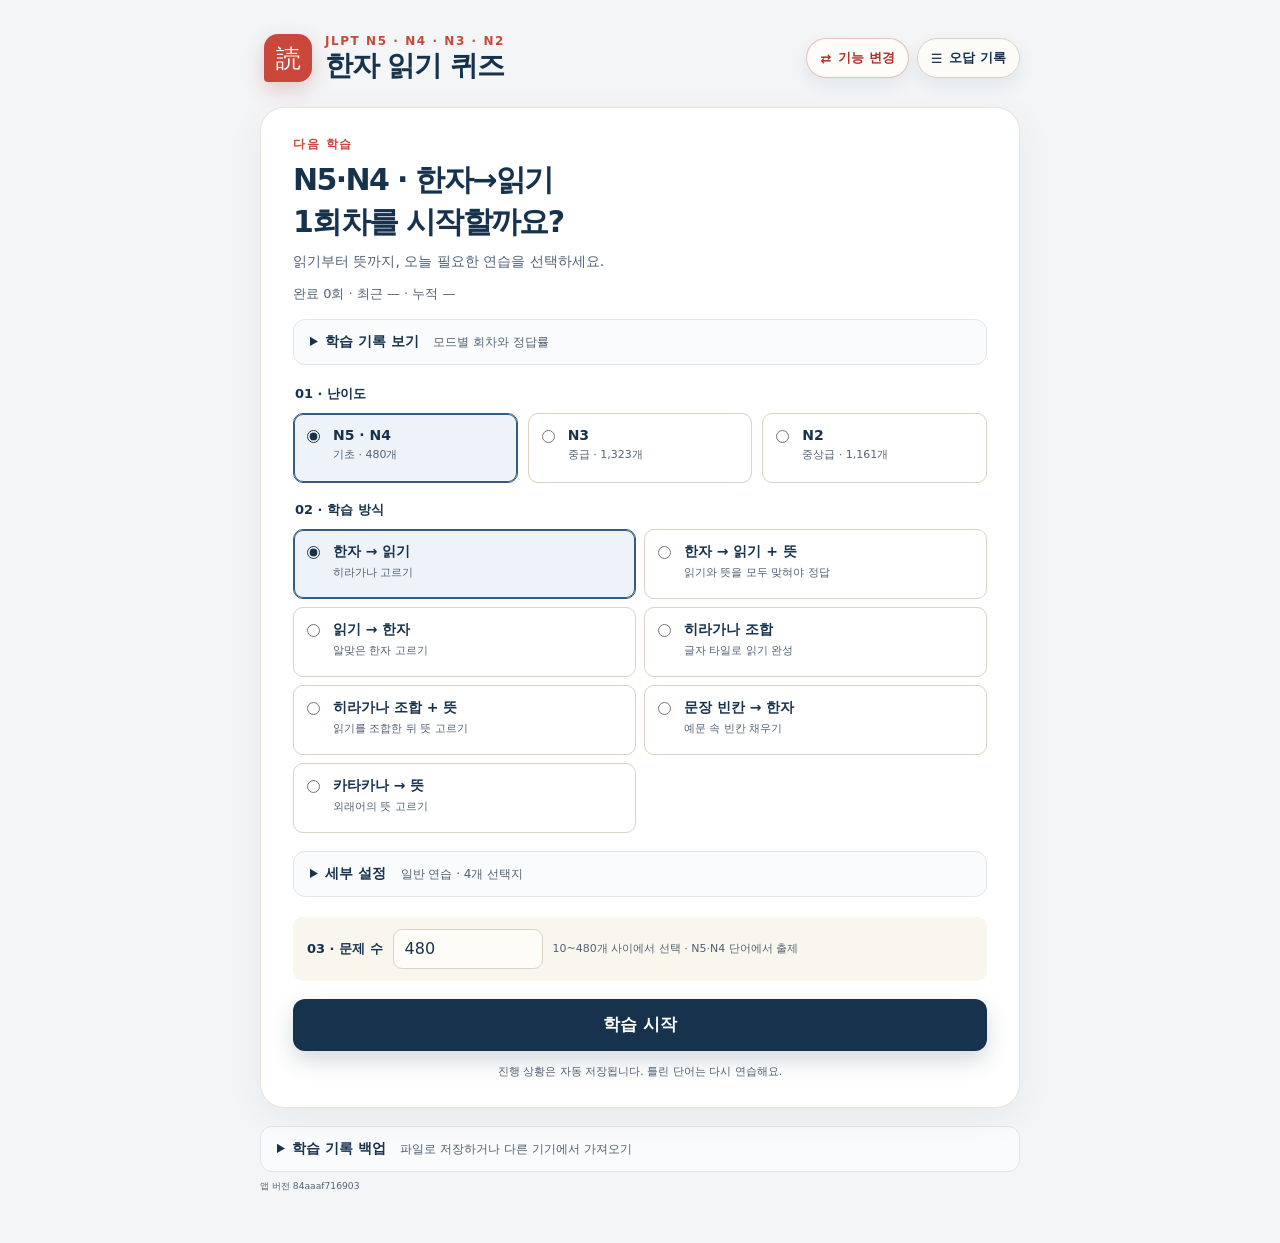
<file: index.html>
<!doctype html>
<html lang="ko">
<head>
  <meta charset="utf-8">
  <meta name="viewport" content="width=device-width, initial-scale=1">
  <meta name="theme-color" content="#17324d">
  <title>한자 읽기 퀴즈</title>
  <link rel="stylesheet" href="japanese-vocab-quiz/styles.css?v=9bb49e5b3658">
</head>
<body>
  <main class="app-shell">
    <header class="brand" aria-label="앱 제목">
      <button id="home-button" class="brand-mark" type="button" aria-label="처음 화면으로 이동">読</button>
      <div>
        <p id="brand-eyebrow" class="eyebrow">JLPT N5 · N4 · N3 · N2</p>
        <h1 id="brand-title">한자 읽기 퀴즈</h1>
      </div>
      <div class="header-actions">
        <button id="feature-switch-button" class="mistake-menu-button feature-switch-button" type="button" aria-expanded="false" aria-controls="feature-switch-menu">
          <span aria-hidden="true">⇄</span>
          <span>기능 변경</span>
        </button>
        <button id="mistake-menu-button" class="mistake-menu-button" type="button" aria-expanded="false" aria-controls="mistake-menu">
          <span aria-hidden="true">☰</span>
          <span>오답 기록</span>
        </button>
      </div>
    </header>

    <div id="feature-switch-layer" class="feature-switch-layer" hidden>
      <button id="feature-switch-backdrop" class="feature-switch-backdrop" type="button" tabindex="-1" aria-label="기능 변경 메뉴 닫기"></button>
      <section id="feature-switch-menu" class="feature-switch-menu" role="dialog" aria-modal="true" aria-labelledby="feature-switch-title">
        <div class="feature-switch-heading">
          <div>
            <p class="session-kicker">학습 기능</p>
            <h2 id="feature-switch-title">무엇을 연습할까요?</h2>
          </div>
          <button id="feature-switch-close" class="mistake-menu-close" type="button" aria-label="기능 변경 메뉴 닫기">×</button>
        </div>
        <div class="feature-switch-options">
          <button id="feature-vocab-button" class="feature-option is-selected" type="button" aria-pressed="true">
            <strong>단어·문장 연습</strong>
            <small>한자 읽기, 히라가나 조합, 문장 빈칸, 카타카나</small>
          </button>
          <button id="feature-reading-button" class="feature-option" type="button" aria-pressed="false">
            <strong>독해 연습</strong>
            <small>JPT·JLPT·J.TEST·BJT 유형의 신규 실전 문제</small>
          </button>
        </div>
      </section>
    </div>

    <div id="mistake-menu-layer" class="mistake-menu-layer" hidden>
      <button id="mistake-menu-backdrop" class="mistake-menu-backdrop" type="button" tabindex="-1" aria-label="오답 기록 메뉴 닫기"></button>
      <aside id="mistake-menu" class="mistake-menu" role="dialog" aria-modal="true" aria-labelledby="mistake-menu-title">
        <div class="mistake-menu-header">
          <div>
            <p class="session-kicker">나의 학습 기록</p>
            <h2 id="mistake-menu-title">누적 오답 단어</h2>
          </div>
          <button id="mistake-menu-close" class="mistake-menu-close" type="button" aria-label="오답 기록 메뉴 닫기">×</button>
        </div>

        <div class="mistake-difficulty-tabs" role="tablist" aria-label="오답 기록 난이도">
          <button id="mistake-tab-basic" type="button" role="tab" aria-selected="true">N5·N4</button>
          <button id="mistake-tab-n3" type="button" role="tab" aria-selected="false">N3</button>
          <button id="mistake-tab-n2" type="button" role="tab" aria-selected="false">N2</button>
          <button id="mistake-tab-katakana" type="button" role="tab" aria-selected="false">카타카나</button>
        </div>

        <p id="mistake-menu-summary" class="mistake-menu-summary"></p>
        <p class="mistake-menu-note">이 브라우저에 저장된 일반 연습과 시험의 누적 오답 기록입니다.</p>
        <ol id="mistake-menu-list" class="mistake-menu-list"></ol>
        <p id="mistake-menu-empty" class="mistake-menu-empty" hidden>아직 틀린 단어가 없습니다.</p>
      </aside>
    </div>

    <section id="start-screen" class="screen is-active" aria-labelledby="start-title">
      <div class="paper-card start-card">
        <p id="session-kicker" class="session-kicker">다음 학습</p>
        <h2 id="start-title"><span id="start-selection-label">N5·N4 · 한자→읽기</span><br><span id="next-session-number">1</span>회차를 시작할까요?</h2>
        <p class="lead">읽기부터 뜻까지, 오늘 필요한 연습을 선택하세요.</p>
        <p id="selected-mode-stats" class="selected-mode-stats" aria-live="polite"></p>

        <details class="setup-disclosure records-disclosure">
          <summary>학습 기록 보기 <span>모드별 회차와 정답률</span></summary>
        <section class="mode-records" aria-labelledby="mode-records-title">
          <h3 id="mode-records-title">N5·N4 학습 모드별 기록</h3>
          <div class="mode-records-grid">
            <article id="record-kanji-meaning" class="mode-record">
              <strong>한자 → 읽기 + 뜻</strong>
              <dl>
                <div><dt>완료 회차</dt><dd id="kanji-meaning-sessions">0회</dd></div>
                <div><dt>최근 정답률</dt><dd id="kanji-meaning-last-accuracy">—</dd></div>
                <div><dt>누적 정답률</dt><dd id="kanji-meaning-total-accuracy">—</dd></div>
              </dl>
            </article>
            <article id="record-kanji-reading" class="mode-record is-selected">
              <strong>한자 → 읽기</strong>
              <dl>
                <div><dt>완료 회차</dt><dd id="kanji-reading-sessions">0회</dd></div>
                <div><dt>최근 정답률</dt><dd id="kanji-reading-last-accuracy">—</dd></div>
                <div><dt>누적 정답률</dt><dd id="kanji-reading-total-accuracy">—</dd></div>
              </dl>
            </article>
            <article id="record-kanji-kana" class="mode-record">
              <strong>한자 → 히라가나 조합</strong>
              <dl>
                <div><dt>완료 회차</dt><dd id="kanji-kana-sessions">0회</dd></div>
                <div><dt>최근 정답률</dt><dd id="kanji-kana-last-accuracy">—</dd></div>
                <div><dt>누적 정답률</dt><dd id="kanji-kana-total-accuracy">—</dd></div>
              </dl>
            </article>
            <article id="record-kana-meaning" class="mode-record">
              <strong>히라가나 조합 + 뜻</strong>
              <dl>
                <div><dt>완료 회차</dt><dd id="kana-meaning-sessions">0회</dd></div>
                <div><dt>최근 정답률</dt><dd id="kana-meaning-last-accuracy">—</dd></div>
                <div><dt>누적 정답률</dt><dd id="kana-meaning-total-accuracy">—</dd></div>
              </dl>
            </article>
            <article id="record-reading-kanji" class="mode-record">
              <strong>읽기 → 한자</strong>
              <dl>
                <div><dt>완료 회차</dt><dd id="reading-kanji-sessions">0회</dd></div>
                <div><dt>최근 정답률</dt><dd id="reading-kanji-last-accuracy">—</dd></div>
                <div><dt>누적 정답률</dt><dd id="reading-kanji-total-accuracy">—</dd></div>
              </dl>
            </article>
            <article id="record-sentence-kanji" class="mode-record">
              <strong>문장 빈칸 → 한자</strong>
              <dl>
                <div><dt>완료 회차</dt><dd id="sentence-kanji-sessions">0회</dd></div>
                <div><dt>최근 정답률</dt><dd id="sentence-kanji-last-accuracy">—</dd></div>
                <div><dt>누적 정답률</dt><dd id="sentence-kanji-total-accuracy">—</dd></div>
              </dl>
            </article>
            <article id="record-katakana-meaning" class="mode-record" hidden>
              <strong>카타카나 → 뜻</strong>
              <dl>
                <div><dt>완료 회차</dt><dd id="katakana-meaning-sessions">0회</dd></div>
                <div><dt>최근 정답률</dt><dd id="katakana-meaning-last-accuracy">—</dd></div>
                <div><dt>누적 정답률</dt><dd id="katakana-meaning-total-accuracy">—</dd></div>
              </dl>
            </article>
          </div>
        </section>
        </details>

        <fieldset id="difficulty-picker" class="mode-picker difficulty-picker">
          <legend>01 · 난이도</legend>
          <label class="mode-option" for="difficulty-basic">
            <input id="difficulty-basic" name="quiz-difficulty" type="radio" value="n5n4" checked>
            <span class="mode-copy">
              <strong>N5 · N4</strong>
              <small>기초 · 480개</small>
            </span>
          </label>
          <label class="mode-option" for="difficulty-n3">
            <input id="difficulty-n3" name="quiz-difficulty" type="radio" value="n3">
            <span class="mode-copy">
              <strong>N3</strong>
              <small>중급 · 1,323개</small>
            </span>
          </label>
          <label class="mode-option" for="difficulty-n2">
            <input id="difficulty-n2" name="quiz-difficulty" type="radio" value="n2">
            <span class="mode-copy">
              <strong>N2</strong>
              <small>중상급 · 1,161개</small>
            </span>
          </label>
        </fieldset>
        <p id="katakana-mode-note" class="exam-mode-note is-practice-note" hidden>카타카나 모드는 JLPT 난이도와 별도로 정리한 기초 외래어 100개에서 출제됩니다.</p>

        <fieldset class="mode-picker learning-mode-picker">
          <legend>02 · 학습 방식</legend>
          <label class="mode-option" for="mode-kanji-reading">
            <input id="mode-kanji-reading" name="quiz-mode" type="radio" value="kanji-to-reading" checked>
            <span class="mode-copy">
              <strong>한자 → 읽기</strong>
              <small>히라가나 고르기</small>
            </span>
          </label>
          <label class="mode-option" for="mode-kanji-meaning">
            <input id="mode-kanji-meaning" name="quiz-mode" type="radio" value="kanji-to-reading-meaning">
            <span class="mode-copy">
              <strong>한자 → 읽기 + 뜻</strong>
              <small>읽기와 뜻을 모두 맞혀야 정답</small>
            </span>
          </label>
          <label class="mode-option" for="mode-reading-kanji">
            <input id="mode-reading-kanji" name="quiz-mode" type="radio" value="reading-to-kanji">
            <span class="mode-copy">
              <strong>읽기 → 한자</strong>
              <small>알맞은 한자 고르기</small>
            </span>
          </label>
          <label class="mode-option is-wide" for="mode-kanji-kana">
            <input id="mode-kanji-kana" name="quiz-mode" type="radio" value="kanji-to-kana">
            <span class="mode-copy">
              <strong>히라가나 조합</strong>
              <small>글자 타일로 읽기 완성</small>
            </span>
          </label>
          <label class="mode-option" for="mode-kanji-kana-meaning">
            <input id="mode-kanji-kana-meaning" name="quiz-mode" type="radio" value="kanji-to-kana-meaning">
            <span class="mode-copy">
              <strong>히라가나 조합 + 뜻</strong>
              <small>읽기를 조합한 뒤 뜻 고르기</small>
            </span>
          </label>
          <label class="mode-option is-wide" for="mode-sentence-kanji">
            <input id="mode-sentence-kanji" name="quiz-mode" type="radio" value="sentence-to-kanji">
            <span class="mode-copy">
              <strong>문장 빈칸 → 한자</strong>
              <small>예문 속 빈칸 채우기</small>
            </span>
          </label>
          <label class="mode-option is-wide" for="mode-katakana-meaning">
            <input id="mode-katakana-meaning" name="quiz-mode" type="radio" value="katakana-to-meaning">
            <span class="mode-copy">
              <strong>카타카나 → 뜻</strong>
              <small>외래어의 뜻 고르기</small>
            </span>
          </label>
        </fieldset>

        <details class="setup-disclosure settings-disclosure">
          <summary>세부 설정 <span id="settings-summary">일반 연습 · 4개 선택지</span></summary>
        <div class="exam-mode-panel">
          <div>
            <strong>시험 모드</strong>
            <small>100문제 고정 · 객관식 단어 7초 · 히라가나 조합 10초 · 문장 13초</small>
          </div>
          <label class="switch" for="exam-mode">
            <input id="exam-mode" type="checkbox">
            <span class="switch-track" aria-hidden="true"><span></span></span>
            <span id="exam-mode-state" class="switch-state">OFF</span>
          </label>
        </div>
        <p id="exam-mode-note" class="exam-mode-note" hidden>맞힌 문제는 이 난이도·학습 모드의 다음 3회차 동안 시험에 나오지 않습니다.</p>

        <fieldset id="choice-count-picker" class="mode-picker choice-count-picker">
          <legend>선택지 수</legend>
          <label class="mode-option" for="choice-count-4">
            <input id="choice-count-4" name="choice-count" type="radio" value="4" checked>
            <span class="mode-copy">
              <strong>4개</strong>
              <small>기본</small>
            </span>
          </label>
          <label class="mode-option" for="choice-count-6">
            <input id="choice-count-6" name="choice-count" type="radio" value="6">
            <span class="mode-copy">
              <strong>6개</strong>
              <small>도전</small>
            </span>
          </label>
          <label class="mode-option" for="choice-count-8">
            <input id="choice-count-8" name="choice-count" type="radio" value="8">
            <span class="mode-copy">
              <strong>8개</strong>
              <small>집중</small>
            </span>
          </label>
        </fieldset>

        <fieldset id="kana-palette-picker" class="mode-picker" hidden>
          <legend>히라가나 선택 방식</legend>
          <label class="mode-option" for="kana-palette-nine">
            <input id="kana-palette-nine" name="kana-palette" type="radio" value="nine" checked>
            <span class="mode-copy"><strong>9개 선택지</strong><small>정답 글자가 포함된 9개 타일</small></span>
          </label>
          <label class="mode-option" for="kana-palette-all">
            <input id="kana-palette-all" name="kana-palette" type="radio" value="all">
            <span class="mode-copy"><strong>전체 히라가나</strong><small>오십음·탁음·반탁음·작은 글자에서 직접 찾기</small></span>
          </label>
        </fieldset>

        </details>

        <div id="general-question-count-panel" class="question-count-picker">
          <label for="general-question-count">03 · 문제 수</label>
          <input id="general-question-count" type="number" min="10" max="480" step="1" value="480" inputmode="numeric">
          <small id="general-question-count-hint">10~480개 사이에서 선택 · N5·N4 단어에서 출제</small>
        </div>

        <div id="question-count-panel" class="question-count-picker" hidden>
          <label for="sentence-question-count">03 · 문장 문제 수</label>
          <input id="sentence-question-count" type="number" min="10" max="480" step="1" value="20" inputmode="numeric">
          <small id="sentence-question-count-hint">10~480개 사이에서 선택 · 능력단어 Word 예문에서 출제</small>
        </div>

        <section id="resume-panel" class="resume-panel" aria-labelledby="resume-summary" hidden>
          <div>
            <strong>진행 중인 회차가 있습니다</strong>
            <p id="resume-summary"></p>
          </div>
          <div class="resume-actions">
            <button id="resume-button" type="button">이어하기</button>
            <button id="discard-session-button" type="button">기록 삭제</button>
          </div>
        </section>

        <button id="start-button" class="primary-button" type="button">학습 시작</button>
        <p class="helper">진행 상황은 자동 저장됩니다. 틀린 단어는 다시 연습해요.</p>

        <details id="history-panel" class="history-panel setup-disclosure" hidden>
          <summary>최근 학습 기록</summary>
          <ol id="history-list" class="history-list"></ol>
        </details>
      </div>
    </section>

    <section id="quiz-screen" class="screen" aria-labelledby="quiz-word">
      <div class="quiz-topbar">
        <div>
          <span id="quiz-session-label" class="eyebrow">1회차</span>
          <span id="quiz-progress-text" class="progress-copy">1 / —</span>
        </div>
        <div class="live-score" aria-label="현재 정답률">
          정답률 <strong id="live-accuracy">—</strong>
          <span id="live-score-detail" class="score-detail">정답 0 / 채점 0회</span>
        </div>
        <div id="exam-timer" class="exam-timer" aria-live="polite" hidden>
          남은 시간 <strong id="exam-time-left">7</strong>초
        </div>
      </div>
      <div class="progress-track" aria-hidden="true">
        <div id="progress-bar" class="progress-bar"></div>
      </div>

      <div class="paper-card quiz-card">
        <p id="quiz-prompt" class="prompt">이 단어를 어떻게 읽을까요?</p>
        <h2 id="quiz-word" lang="ja">日本語</h2>
        <p id="quiz-reading-context" class="quiz-usage-context" lang="ja" hidden></p>
        <p id="day-label" class="day-label">7일차</p>
        <p id="combined-step-status" class="combined-step-status" aria-live="polite" hidden></p>
        <p id="exam-mistake-badge" class="exam-mistake-badge" hidden></p>

        <div id="answer-grid" class="answer-grid" aria-label="읽기 선택지"></div>
        <div id="kana-composer" class="kana-composer" hidden>
          <div id="kana-answer" class="kana-answer" role="group" aria-label="입력한 히라가나 편집" aria-describedby="kana-edit-status">히라가나를 선택하세요</div>
          <p id="kana-edit-status" class="kana-edit-status" aria-live="polite"></p>
          <div class="kana-layout-toolbar">
            <button id="kana-layout-toggle" class="secondary-button kana-layout-toggle" type="button" aria-pressed="false" aria-label="삭제·제출 버튼을 오른쪽에 배치" aria-controls="kana-controls">버튼 위치: 아래</button>
          </div>
          <div id="kana-controls" class="kana-controls">
            <div id="kana-grid" class="kana-grid" aria-label="히라가나 9개"></div>
            <div class="kana-actions">
              <button id="kana-backspace" class="secondary-button" type="button">앞 글자 지우기</button>
              <button id="kana-clear" class="secondary-button" type="button">전체 지우기</button>
              <button id="kana-submit" class="kana-submit" type="button" disabled>정답 제출</button>
            </div>
          </div>
        </div>

        <div id="feedback" class="feedback" aria-live="polite" hidden>
          <div id="feedback-icon" class="feedback-icon" aria-hidden="true"></div>
          <div>
            <strong id="feedback-title"></strong>
            <p id="feedback-selected" class="feedback-selected" hidden></p>
            <p id="feedback-reading"></p>
            <p id="feedback-meaning"></p>
            <p id="feedback-sentence-reading" class="feedback-sentence-reading" hidden></p>
            <p id="feedback-usage-example" class="feedback-usage-example" lang="ja" hidden></p>
            <p id="feedback-translation" class="feedback-translation" hidden></p>
            <p id="retry-note" class="retry-note" hidden>이 단어는 잠시 뒤 다시 나옵니다.</p>
          </div>
        </div>

        <button id="next-button" class="primary-button" type="button" hidden>다음 단어</button>
      </div>
      <p id="keyboard-hint" class="keyboard-hint">숫자키 1–4 또는 숫자패드로 선택 · Enter로 다음</p>
      <details id="example-attribution" class="source-note example-attribution" hidden>
        <summary>예문 이용 정보</summary>
        <p id="example-credit"></p>
      </details>
    </section>

    <section id="result-screen" class="screen" aria-labelledby="result-title">
      <div class="paper-card result-card">
        <div class="result-seal" aria-hidden="true">完</div>
        <p class="session-kicker">회차 완료</p>
        <h2 id="result-title"><span id="result-session-number">1</span>회차 학습을 마쳤어요</h2>
        <p id="result-message" class="lead"></p>

        <div class="result-score" aria-label="이번 회차 정답률">
          <span>이번 정답률</span>
          <strong id="result-accuracy">0%</strong>
        </div>
        <p id="result-score-detail" class="score-detail"></p>
        <dl class="result-details">
          <div><dt>정답</dt><dd id="result-correct">0</dd></div>
          <div><dt>오답</dt><dd id="result-wrong">0</dd></div>
          <div><dt>완료 단어</dt><dd id="result-mastered">0</dd></div>
        </dl>

        <button id="return-button" class="primary-button" type="button">기록 화면으로</button>
      </div>
    </section>

    <section id="reading-start-screen" class="screen" aria-labelledby="reading-start-title">
      <div class="paper-card start-card reading-start-card">
        <p class="session-kicker">독해 시험</p>
        <h2 id="reading-start-title">공식 시험 유형으로<br>독해를 연습해 보세요</h2>
        <p class="lead">JPT·JLPT·J.TEST·BJT의 출제 형식과 난이도를 분석해 새로 작성한 문제입니다. 지문 원문을 복제하지 않아 공개 앱에서도 안전하게 학습할 수 있습니다.</p>

        <section class="mode-records" aria-labelledby="reading-records-title">
          <h3 id="reading-records-title">독해 난이도별 기록</h3>
          <div class="mode-records-grid reading-record-grid">
            <article id="reading-record-furigana" class="mode-record is-selected">
              <strong>후리가나 표시</strong>
              <dl>
                <div><dt>완료 회차</dt><dd id="reading-furigana-sessions">0회</dd></div>
                <div><dt>최근 정답률</dt><dd id="reading-furigana-last-accuracy">—</dd></div>
                <div><dt>누적 정답률</dt><dd id="reading-furigana-total-accuracy">—</dd></div>
              </dl>
            </article>
            <article id="reading-record-standard" class="mode-record">
              <strong>후리가나 없음</strong>
              <dl>
                <div><dt>완료 회차</dt><dd id="reading-standard-sessions">0회</dd></div>
                <div><dt>최근 정답률</dt><dd id="reading-standard-last-accuracy">—</dd></div>
                <div><dt>누적 정답률</dt><dd id="reading-standard-total-accuracy">—</dd></div>
              </dl>
            </article>
          </div>
        </section>

        <fieldset class="mode-picker reading-difficulty-picker">
          <legend>독해 난이도 선택</legend>
          <label class="mode-option" for="reading-difficulty-furigana">
            <input id="reading-difficulty-furigana" name="reading-difficulty" type="radio" value="furigana" checked>
            <span class="mode-copy">
              <strong>후리가나 표시</strong>
              <small>지문·질문·선택지의 한자 읽기를 함께 표시</small>
            </span>
          </label>
          <label class="mode-option" for="reading-difficulty-standard">
            <input id="reading-difficulty-standard" name="reading-difficulty" type="radio" value="standard">
            <span class="mode-copy">
              <strong>후리가나 없음</strong>
              <small>처음에는 원문만 표시 · 첫 오답 후 후리가나 힌트</small>
            </span>
          </label>
        </fieldset>

        <div class="question-count-picker">
          <label for="reading-question-count">독해 문제 수</label>
          <input id="reading-question-count" type="number" min="10" max="600" step="1" value="100" inputmode="numeric">
          <small>10~600문제 · 네 시험 유형이 고르게 출제됩니다.</small>
        </div>

        <section id="reading-resume-panel" class="resume-panel" aria-labelledby="reading-resume-summary" hidden>
          <div>
            <strong>진행 중인 독해 회차가 있습니다</strong>
            <p id="reading-resume-summary"></p>
          </div>
          <div class="resume-actions">
            <button id="reading-resume-button" type="button">이어하기</button>
            <button id="reading-discard-session-button" type="button">기록 삭제</button>
          </div>
        </section>

        <button id="reading-start-button" class="primary-button" type="button">독해 시험 시작</button>
        <p class="helper">숫자키 1~4로 답 선택 · Enter로 다음 문제 · 기록은 현재 브라우저에 저장</p>
        <details class="reading-source-details">
          <summary>공식 출제 형식 참고 자료</summary>
          <p>문제의 구조만 참고했으며 지문·질문·선택지는 모두 새로 작성했습니다.</p>
          <div class="reading-source-links">
            <a href="https://www.jlpt.jp/samples/forlearners.html" target="_blank" rel="noreferrer">JLPT 공식 예제</a>
            <a href="https://m.jpt.co.kr/content/common/realQuestion.php" target="_blank" rel="noreferrer">JPT 공식 실제기출</a>
            <a href="https://j-test.jp/newjtest" target="_blank" rel="noreferrer">J.TEST 공식 문제</a>
            <a href="https://www.kanken.or.jp/bjt/english/sample/sample03.html" target="_blank" rel="noreferrer">BJT 공식 독해 예제</a>
          </div>
        </details>
      </div>
    </section>

    <section id="reading-quiz-screen" class="screen" aria-labelledby="reading-question">
      <div class="quiz-topbar">
        <div>
          <span id="reading-session-label" class="eyebrow">독해 1회차</span>
          <span id="reading-progress-text" class="progress-copy">1 / 20</span>
        </div>
        <div class="live-score" aria-label="현재 정답률">
          정답률 <strong id="reading-live-accuracy">—</strong>
          <span id="reading-live-score-detail" class="score-detail">정답 0 / 채점 0회</span>
        </div>
      </div>
      <div class="progress-track" aria-hidden="true"><div id="reading-progress-bar" class="progress-bar"></div></div>

      <div class="paper-card quiz-card reading-quiz-card">
        <div class="reading-meta-row">
          <span id="reading-exam-badge" class="reading-exam-badge">JLPT형</span>
          <span id="reading-type-badge" class="reading-type-badge">단문 이해</span>
        </div>
        <article id="reading-passage" class="reading-passage" lang="ja"></article>
        <h2 id="reading-question" class="reading-question" lang="ja"></h2>
        <div id="reading-answer-grid" class="answer-grid reading-answer-grid" aria-label="독해 정답 선택지"></div>

        <div id="reading-feedback" class="feedback reading-feedback" aria-live="polite" hidden>
          <div id="reading-feedback-icon" class="feedback-icon" aria-hidden="true"></div>
          <div>
            <strong id="reading-feedback-title"></strong>
            <p id="reading-feedback-selected" class="feedback-selected" hidden></p>
            <p id="reading-feedback-answer"></p>
            <p id="reading-feedback-explanation"></p>
          </div>
        </div>
        <button id="reading-next-button" class="primary-button" type="button" hidden>다음 문제</button>
      </div>
      <p class="keyboard-hint">숫자키 1~4로 선택 · Enter로 다음</p>
    </section>

    <section id="reading-result-screen" class="screen" aria-labelledby="reading-result-title">
      <div class="paper-card result-card">
        <div class="result-seal" aria-hidden="true">読</div>
        <p class="session-kicker">독해 시험 완료</p>
        <h2 id="reading-result-title"><span id="reading-result-session-number">1</span>회차를 마쳤어요</h2>
        <p id="reading-result-message" class="lead"></p>
        <div class="result-score" aria-label="이번 독해 정답률">
          <span>이번 정답률</span>
          <strong id="reading-result-accuracy">0%</strong>
        </div>
        <p id="reading-result-score-detail" class="score-detail"></p>
        <dl class="result-details">
          <div><dt>정답</dt><dd id="reading-result-correct">0</dd></div>
          <div><dt>오답</dt><dd id="reading-result-wrong">0</dd></div>
          <div><dt>완료 문제</dt><dd id="reading-result-total">0</dd></div>
        </dl>
        <button id="reading-return-button" class="primary-button" type="button">독해 시작 화면으로</button>
      </div>
    </section>

    <details id="backup-panel" class="setup-disclosure backup-panel">
      <summary>학습 기록 백업 <span>파일로 저장하거나 다른 기기에서 가져오기</span></summary>
      <div class="backup-content">
        <p>완료한 학습 기록과 진행 중인 단어·문장 및 독해 회차를 JSON 파일에 저장할 수 있습니다. 서버로 전송하지 않으며 기기 사이에 자동으로 동기화되지 않습니다.</p>
        <div class="backup-actions">
          <button id="backup-download" class="secondary-button" type="button">백업 파일 내려받기</button>
        </div>
        <div class="backup-file-picker">
          <label for="backup-file">가져올 백업 파일</label>
          <input id="backup-file" type="file" accept=".json,application/json" aria-describedby="backup-file-note">
          <p id="backup-file-note">파일을 선택하면 미리보기를 표시합니다. 확인 버튼을 누르기 전까지는 기록이 바뀌지 않습니다.</p>
        </div>
        <div id="backup-preview" class="backup-preview" hidden>
          <strong>가져오기 미리보기</strong>
          <p id="backup-preview-text"></p>
          <p>가져오면 이 브라우저의 기존 기록과 진행 중 회차가 파일 내용으로 교체됩니다. 다른 퀴즈 탭을 닫고, 필요한 경우 이 기기의 기록도 먼저 내려받으세요.</p>
          <div class="backup-actions">
            <button id="backup-restore" class="secondary-button backup-replace" type="button">기존 기록을 교체하고 가져오기</button>
            <button id="backup-cancel" class="secondary-button" type="button">취소</button>
          </div>
        </div>
        <p>백업 파일은 자동으로 공유되지 않지만 암호화되지 않습니다. 필요한 곳에만 보관하세요.</p>
        <p id="backup-status" class="backup-status" role="status" aria-live="polite" aria-atomic="true"></p>
      </div>
    </details>

    <p id="app-error" class="app-error" role="alert" hidden></p>
    <p class="source-note"><small id="build-version">앱 버전 84aaaf716903</small></p>
  </main>

  <script src="japanese-vocab-quiz/vocab-data.js?v=a1d5101c7678"></script>
  <script src="japanese-vocab-quiz/n3-vocab-data.js?v=1c78e718d46f"></script>
  <script src="japanese-vocab-quiz/n2-vocab-data.js?v=b752fc90de3f"></script>
  <script src="japanese-vocab-quiz/katakana-vocab-data.js?v=95a183fd610e"></script>
  <script src="japanese-vocab-quiz/usage-context-curated.js?v=047c00d36e26"></script>
  <script src="japanese-vocab-quiz/usage-context-data.js?v=b462210b72ca"></script>
  <script src="japanese-vocab-quiz/usage-context-ko.js?v=a9456c25eeb8"></script>
  <script src="japanese-vocab-quiz/example-credits.js?v=6bd665f964ed"></script>
  <script src="japanese-vocab-quiz/reading-data.js?v=a12c147553ca"></script>
  <script src="japanese-vocab-quiz/reading-generated-data.js?v=c1d9aa1f0e47"></script>
  <script src="japanese-vocab-quiz/reading-advanced-guides.js?v=e936d974d12a"></script>
  <script src="japanese-vocab-quiz/quiz-engine.js?v=8e6f1eb53895"></script>
  <script src="japanese-vocab-quiz/reading-renderer.js?v=94a082852b48"></script>
  <script src="japanese-vocab-quiz/session-store.js?v=fdaae0fd00f9"></script>
  <script src="japanese-vocab-quiz/app.js?v=d0b7da8900ee"></script>
</body>
</html>
</file>
<file: japanese-vocab-quiz/styles.css>
:root {
  color-scheme: light;
  --ink: #17324d;
  --ink-soft: #516273;
  --paper: #fffdf8;
  --paper-deep: #f5efe2;
  --line: #d9d2c5;
  --accent: #c9473b;
  --accent-dark: #a9332b;
  --success: #24705a;
  --success-soft: #e6f3ed;
  --danger: #a63f36;
  --danger-soft: #fbeae7;
  --focus: #2e76b5;
  --shadow: 0 10px 36px rgba(38, 43, 49, 0.06);
}

* {
  box-sizing: border-box;
}

body {
  margin: 0;
  min-height: 100vh;
  color: var(--ink);
  background: #f3f5f7;
  font-family: "Noto Sans KR", "Noto Sans JP", "Yu Gothic", "Malgun Gothic", system-ui, sans-serif;
}

button {
  font: inherit;
}

button:focus-visible {
  outline: 3px solid var(--focus);
  outline-offset: 3px;
}

.app-shell {
  width: min(100% - 32px, 760px);
  margin: 0 auto;
  padding: 34px 0 50px;
}

.brand {
  display: flex;
  align-items: center;
  gap: 13px;
  margin: 0 0 24px 4px;
}

.header-actions {
  display: flex;
  gap: 8px;
  align-items: center;
  margin-left: auto;
}

.mistake-menu-button {
  display: inline-flex;
  align-items: center;
  gap: 7px;
  white-space: nowrap;
  min-height: 40px;
  margin-left: 0;
  padding: 8px 13px;
  color: var(--ink);
  background: rgba(255, 253, 248, 0.86);
  border: 1px solid var(--line);
  border-radius: 999px;
  font: inherit;
  font-size: 13px;
  font-weight: 800;
  cursor: pointer;
  box-shadow: 0 7px 18px rgba(23, 50, 77, 0.08);
}

.mistake-menu-button:hover {
  border-color: rgba(169, 51, 43, 0.45);
  color: var(--accent);
}

.feature-switch-button {
  color: var(--accent-dark);
  border-color: rgba(169, 51, 43, 0.3);
}

.feature-switch-layer {
  position: fixed;
  z-index: 1100;
  inset: 0;
  display: grid;
  padding: 20px;
  place-items: center;
}

.feature-switch-backdrop {
  position: absolute;
  inset: 0;
  width: 100%;
  height: 100%;
  padding: 0;
  background: rgba(16, 29, 44, 0.48);
  border: 0;
}

.feature-switch-menu {
  position: relative;
  z-index: 1;
  width: min(100%, 520px);
  padding: 26px;
  background: var(--paper);
  border: 1px solid rgba(117, 102, 80, 0.22);
  border-radius: 22px;
  box-shadow: var(--shadow);
}

.feature-switch-heading {
  display: flex;
  align-items: flex-start;
  justify-content: space-between;
  gap: 20px;
}

.feature-switch-heading h2 {
  margin: 5px 0 0;
  font-size: 26px;
  letter-spacing: -0.04em;
}

.feature-switch-options {
  display: grid;
  gap: 10px;
  margin-top: 22px;
}

.feature-option {
  display: grid;
  gap: 5px;
  width: 100%;
  padding: 17px 18px;
  color: var(--ink);
  background: #fff;
  border: 1px solid var(--line);
  border-radius: 14px;
  text-align: left;
  cursor: pointer;
}

.feature-option:hover,
.feature-option.is-selected {
  border-color: var(--accent);
  background: rgba(201, 71, 59, 0.06);
}

.feature-option strong {
  font-size: 17px;
}

.feature-option small {
  color: var(--ink-soft);
  line-height: 1.45;
}

.mistake-menu-layer {
  position: fixed;
  z-index: 1000;
  inset: 0;
}

.mistake-menu-backdrop {
  position: absolute;
  inset: 0;
  width: 100%;
  height: 100%;
  padding: 0;
  background: rgba(16, 29, 44, 0.48);
  border: 0;
  cursor: default;
}

.mistake-menu {
  position: absolute;
  z-index: 1;
  top: 0;
  right: 0;
  width: min(430px, calc(100% - 24px));
  height: 100vh;
  height: 100dvh;
  padding: 26px 24px 34px;
  overflow-y: auto;
  background:
    repeating-linear-gradient(0deg, rgba(23, 50, 77, 0.018) 0 1px, transparent 1px 29px),
    #fffdf8;
  box-shadow: -18px 0 50px rgba(16, 29, 44, 0.22);
}

.mistake-menu-header {
  display: flex;
  align-items: flex-start;
  justify-content: space-between;
  gap: 18px;
}

.mistake-menu-header h2 {
  margin: 4px 0 0;
  font-size: 25px;
  letter-spacing: -0.04em;
}

.mistake-menu-close {
  display: grid;
  width: 40px;
  height: 40px;
  padding: 0 0 3px;
  place-items: center;
  color: var(--ink-soft);
  background: var(--paper-deep);
  border: 1px solid var(--line);
  border-radius: 50%;
  font-size: 28px;
  line-height: 1;
  cursor: pointer;
}

.mistake-difficulty-tabs {
  display: grid;
  grid-template-columns: repeat(4, minmax(0, 1fr));
  gap: 7px;
  margin-top: 24px;
}

.mistake-difficulty-tabs button {
  min-width: 0;
  padding: 9px 4px;
  color: var(--ink-soft);
  background: transparent;
  border: 1px solid var(--line);
  border-radius: 10px;
  font: inherit;
  font-size: 12px;
  font-weight: 800;
  cursor: pointer;
}

.mistake-difficulty-tabs button[aria-selected="true"] {
  color: #fff;
  background: var(--ink);
  border-color: var(--ink);
}

.mistake-menu-summary {
  margin: 22px 0 0;
  color: var(--accent);
  font-size: 15px;
  font-weight: 900;
}

.mistake-menu-note {
  margin: 7px 0 0;
  color: var(--ink-soft);
  font-size: 12px;
  line-height: 1.55;
}

.mistake-menu-list {
  display: grid;
  gap: 9px;
  margin: 18px 0 0;
  padding: 0;
  list-style: none;
}

.mistake-menu-list li {
  display: grid;
  grid-template-columns: minmax(0, 1fr) auto;
  gap: 5px 12px;
  padding: 14px 15px;
  background: rgba(245, 239, 226, 0.62);
  border: 1px solid rgba(205, 195, 177, 0.56);
  border-radius: 14px;
}

.mistake-word {
  min-width: 0;
}

.mistake-word strong {
  margin-right: 7px;
  color: var(--ink);
  font-family: "Yu Mincho", "MS Mincho", serif;
  font-size: 20px;
}

.mistake-word span {
  color: var(--ink-soft);
  font-size: 12px;
}

.mistake-count {
  align-self: center;
  color: var(--accent);
  font-size: 15px;
  font-weight: 900;
  white-space: nowrap;
}

.mistake-meaning,
.mistake-mode-breakdown {
  grid-column: 1 / -1;
  margin: 0;
  color: var(--ink-soft);
  font-size: 12px;
  line-height: 1.45;
}

.mistake-mode-breakdown {
  color: #725c4f;
}

.mistake-menu-empty {
  margin: 34px 0 0;
  padding: 30px 18px;
  color: var(--ink-soft);
  background: rgba(245, 239, 226, 0.48);
  border-radius: 14px;
  text-align: center;
}

.brand-mark {
  display: grid;
  width: 48px;
  height: 48px;
  padding: 0;
  place-items: center;
  color: #fff;
  background: var(--accent);
  border: 0;
  border-radius: 14px 14px 14px 4px;
  font-family: "Yu Mincho", "MS Mincho", serif;
  font-size: 25px;
  line-height: 1;
  cursor: pointer;
  box-shadow: 0 8px 20px rgba(169, 51, 43, 0.22);
  transition: transform 160ms ease, box-shadow 160ms ease;
}

.brand-mark:hover {
  transform: translateY(-1px);
  box-shadow: 0 10px 24px rgba(169, 51, 43, 0.28);
}

.brand-mark:active {
  transform: translateY(0);
}

.brand-mark:focus-visible {
  outline: 3px solid rgba(169, 51, 43, 0.28);
  outline-offset: 4px;
}

.brand h1 {
  margin: 1px 0 0;
  font-size: clamp(21px, 4vw, 28px);
  line-height: 1.2;
  letter-spacing: -0.04em;
}

.eyebrow,
.session-kicker {
  margin: 0;
  color: var(--accent);
  font-size: 12px;
  font-weight: 800;
  letter-spacing: 0.13em;
  text-transform: uppercase;
}

.screen {
  display: none;
}

.screen.is-active {
  display: block;
  animation: screen-in 260ms ease-out;
}

@keyframes screen-in {
  from { opacity: 0; transform: translateY(8px); }
  to { opacity: 1; transform: translateY(0); }
}

.paper-card {
  position: relative;
  overflow: hidden;
  background: #fff;
  border: 1px solid rgba(117, 102, 80, 0.17);
  border-radius: 24px;
  box-shadow: var(--shadow);
}

.paper-card::after {
  position: absolute;
  inset: 13px;
  pointer-events: none;
  border: 1px solid rgba(117, 102, 80, 0.08);
  border-radius: 15px;
  content: none;
}

.start-card,
.result-card {
  padding: clamp(38px, 7vw, 64px);
  text-align: center;
}

.start-card h2,
.result-card h2 {
  margin: 10px 0 13px;
  font-size: clamp(28px, 6vw, 42px);
  line-height: 1.18;
  letter-spacing: -0.055em;
}

.lead {
  max-width: 560px;
  margin: 0 auto;
  color: var(--ink-soft);
  font-size: 16px;
  line-height: 1.72;
  word-break: keep-all;
}

.mode-records {
  position: relative;
  z-index: 1;
  margin: 30px 0 24px;
  text-align: left;
}

.mode-records h3 {
  margin: 0 0 9px;
  color: var(--ink-soft);
  font-size: 12px;
  text-align: center;
}

.mode-records-grid {
  display: grid;
  grid-template-columns: repeat(2, 1fr);
  gap: 10px;
}

.mode-record {
  min-width: 0;
  padding: 15px 13px 13px;
  background: rgba(245, 239, 226, 0.72);
  border: 1px solid var(--line);
  border-radius: 14px;
  transition: border-color 140ms ease, background 140ms ease, box-shadow 140ms ease;
}

.mode-record.is-selected {
  background: rgba(232, 238, 245, 0.88);
  border-color: var(--ink);
  box-shadow: inset 0 0 0 1px var(--ink);
}

.mode-record > strong {
  display: block;
  margin-bottom: 10px;
  color: var(--ink);
  font-size: 13px;
  text-align: center;
}

.mode-record dl {
  display: grid;
  gap: 6px;
  margin: 0;
}

.mode-record dl div {
  display: flex;
  gap: 8px;
  align-items: baseline;
  justify-content: space-between;
}

.mode-record dt {
  color: var(--ink-soft);
  font-size: 11px;
}

.mode-record dd {
  margin: 0;
  color: var(--ink);
  font-size: 13px;
  font-weight: 800;
}

.mode-picker {
  position: relative;
  z-index: 1;
  display: grid;
  grid-template-columns: repeat(2, minmax(0, 1fr));
  gap: 10px;
  margin: 0 0 18px;
  padding: 0;
  border: 0;
  text-align: left;
}

.difficulty-picker {
  grid-template-columns: repeat(3, minmax(0, 1fr));
}

.choice-count-picker {
  grid-template-columns: repeat(3, minmax(0, 1fr));
}

.choice-count-picker .mode-copy {
  min-height: 62px;
}

.mode-picker legend {
  width: 100%;
  margin-bottom: 9px;
  color: var(--ink-soft);
  font-size: 12px;
  font-weight: 800;
  text-align: center;
}

.mode-option {
  position: relative;
  cursor: pointer;
}

.mode-option.is-wide {
  grid-column: 1 / -1;
}

.mode-option input {
  position: absolute;
  top: 17px;
  left: 14px;
  margin: 0;
  accent-color: var(--ink);
}

.mode-copy {
  display: block;
  min-height: 78px;
  padding: 13px 12px 12px 39px;
  background: rgba(255, 253, 248, 0.72);
  border: 1px solid var(--line);
  border-radius: 13px;
  transition: border-color 140ms ease, background 140ms ease, transform 140ms ease;
}

.mode-option:hover .mode-copy {
  border-color: var(--ink-soft);
  transform: translateY(-1px);
}

.mode-option input:checked + .mode-copy {
  background: rgba(232, 238, 245, 0.88);
  border-color: var(--ink);
  box-shadow: inset 0 0 0 1px var(--ink);
}

.mode-option input:focus-visible + .mode-copy {
  outline: 3px solid var(--focus);
  outline-offset: 3px;
}

.mode-option input:disabled + .mode-copy {
  cursor: not-allowed;
  opacity: 0.56;
}

.mode-copy strong,
.mode-copy small {
  display: block;
}

.mode-copy strong {
  margin-bottom: 4px;
  font-size: 14px;
}

.mode-copy small {
  color: var(--ink-soft);
  font-size: 11px;
  line-height: 1.4;
}

.exam-mode-panel {
  position: relative;
  z-index: 1;
  display: flex;
  gap: 14px;
  align-items: center;
  justify-content: space-between;
  margin: 0 0 8px;
  padding: 14px 16px;
  background: rgba(245, 239, 226, 0.72);
  border: 1px solid var(--line);
  border-radius: 14px;
  text-align: left;
}

.exam-mode-panel strong,
.exam-mode-panel small {
  display: block;
}

.exam-mode-panel strong {
  margin-bottom: 3px;
  font-size: 14px;
}

.exam-mode-panel small,
.exam-mode-note {
  color: var(--ink-soft);
  font-size: 11px;
  line-height: 1.45;
}

.exam-mode-note {
  position: relative;
  z-index: 1;
  margin: 0 4px 18px;
  color: var(--danger);
  font-weight: 700;
  text-align: left;
}

.exam-mode-note.is-practice-note {
  color: var(--focus);
}

.switch {
  display: inline-flex;
  flex: 0 0 auto;
  gap: 8px;
  align-items: center;
  cursor: pointer;
}

.switch input {
  position: absolute;
  width: 1px;
  height: 1px;
  overflow: hidden;
  opacity: 0;
}

.switch-track {
  position: relative;
  display: block;
  width: 46px;
  height: 26px;
  background: #b9b3a8;
  border-radius: 999px;
  transition: background 150ms ease;
}

.switch-track span {
  position: absolute;
  top: 3px;
  left: 3px;
  width: 20px;
  height: 20px;
  background: #fff;
  border-radius: 50%;
  box-shadow: 0 2px 6px rgba(23, 50, 77, 0.22);
  transition: transform 150ms ease;
}

.switch input:checked + .switch-track {
  background: var(--accent);
}

.switch input:checked + .switch-track span {
  transform: translateX(20px);
}

.switch input:focus-visible + .switch-track {
  outline: 3px solid var(--focus);
  outline-offset: 3px;
}

.switch-state {
  min-width: 27px;
  color: var(--ink-soft);
  font-size: 11px;
  font-weight: 900;
}

.question-count-picker {
  position: relative;
  z-index: 1;
  display: grid;
  grid-template-columns: auto minmax(118px, 150px) 1fr;
  gap: 10px;
  align-items: center;
  margin: -4px 0 18px;
  padding: 12px 14px;
  background: rgba(245, 239, 226, 0.58);
  border-radius: 12px;
  text-align: left;
}

.question-count-picker label {
  color: var(--ink);
  font-size: 13px;
  font-weight: 800;
}

.question-count-picker input {
  width: 100%;
  min-height: 40px;
  padding: 7px 34px 7px 11px;
  color: var(--ink);
  background: rgba(255, 253, 248, 0.92);
  border: 1px solid var(--line);
  border-radius: 9px;
  font: inherit;
}

.question-count-picker input:focus-visible {
  outline: 3px solid var(--focus);
  outline-offset: 2px;
}

.question-count-picker input:disabled {
  cursor: not-allowed;
  opacity: 0.62;
}

.question-count-picker small {
  color: var(--ink-soft);
  font-size: 11px;
  line-height: 1.4;
}

.resume-panel {
  position: relative;
  z-index: 1;
  display: flex;
  align-items: center;
  justify-content: space-between;
  gap: 16px;
  margin: 18px 0;
  padding: 16px;
  color: var(--ink);
  background: rgba(226, 239, 234, 0.78);
  border: 1px solid #87a99a;
  border-radius: 14px;
  text-align: left;
}

.resume-panel[hidden] {
  display: none;
}

.resume-panel p {
  margin: 5px 0 0;
  color: var(--ink-soft);
  font-size: 12px;
  line-height: 1.5;
}

.resume-actions {
  display: flex;
  flex: 0 0 auto;
  gap: 8px;
}

.resume-actions button {
  min-height: 40px;
  padding: 8px 13px;
  color: var(--ink);
  background: var(--paper);
  border: 1px solid var(--line);
  border-radius: 9px;
  font: inherit;
  font-size: 12px;
  font-weight: 800;
  cursor: pointer;
}

.resume-actions button:first-child {
  color: #fff;
  background: var(--ink);
  border-color: var(--ink);
}

.resume-actions button:focus-visible {
  outline: 3px solid var(--focus);
  outline-offset: 2px;
}

.primary-button {
  position: relative;
  z-index: 1;
  width: 100%;
  min-height: 56px;
  padding: 14px 22px;
  color: #fff;
  background: var(--ink);
  border: 0;
  border-radius: 14px;
  font-weight: 800;
  cursor: pointer;
  box-shadow: 0 10px 22px rgba(23, 50, 77, 0.18);
  transition: transform 150ms ease, background 150ms ease, box-shadow 150ms ease;
}

.primary-button:hover {
  background: #23496a;
  box-shadow: 0 12px 26px rgba(23, 50, 77, 0.23);
  transform: translateY(-1px);
}

.primary-button:active {
  transform: translateY(1px);
}

.primary-button:disabled,
.primary-button:disabled:hover {
  cursor: not-allowed;
  opacity: 0.52;
  box-shadow: none;
  transform: none;
}

.helper,
.keyboard-hint {
  margin: 13px 0 0;
  color: var(--ink-soft);
  font-size: 12px;
}

.reading-start-card .lead {
  max-width: 590px;
}

.reading-record-grid {
  grid-template-columns: repeat(2, minmax(0, 1fr));
}

.reading-difficulty-picker {
  grid-template-columns: repeat(2, minmax(0, 1fr));
}

.reading-source-details {
  position: relative;
  z-index: 1;
  margin-top: 22px;
  color: var(--ink-soft);
  font-size: 12px;
  text-align: left;
}

.reading-source-details summary {
  color: var(--ink);
  font-weight: 800;
  cursor: pointer;
}

.reading-source-details p {
  margin: 9px 0;
  line-height: 1.6;
}

.reading-source-links {
  display: flex;
  flex-wrap: wrap;
  gap: 7px;
}

.reading-source-links a {
  padding: 6px 9px;
  color: var(--accent-dark);
  background: rgba(201, 71, 59, 0.07);
  border-radius: 8px;
  font-weight: 700;
  text-decoration: none;
}

.reading-quiz-card {
  padding-top: clamp(34px, 6vw, 54px);
  text-align: left;
}

.reading-meta-row {
  position: relative;
  z-index: 1;
  display: flex;
  flex-wrap: wrap;
  gap: 7px;
  margin-bottom: 18px;
}

.reading-exam-badge,
.reading-type-badge {
  display: inline-flex;
  min-height: 28px;
  padding: 5px 10px;
  align-items: center;
  border-radius: 999px;
  font-size: 12px;
  font-weight: 900;
}

.reading-exam-badge {
  color: #fff;
  background: var(--accent);
}

.reading-type-badge {
  color: var(--ink-soft);
  background: var(--paper-deep);
}

.reading-passage {
  position: relative;
  z-index: 1;
  margin: 0 0 24px;
  padding: 21px 22px;
  background: rgba(245, 239, 226, 0.58);
  border-left: 4px solid var(--accent);
  border-radius: 4px 14px 14px 4px;
  font-size: clamp(17px, 3vw, 20px);
  font-weight: 600;
  line-height: 2;
  letter-spacing: 0.02em;
}

.reading-passage ruby,
.reading-question ruby,
.reading-answer-grid ruby {
  ruby-align: center;
}

.reading-passage rt,
.reading-question rt,
.reading-answer-grid rt {
  color: var(--accent-dark);
  font-size: 0.53em;
  font-weight: 700;
}

.quiz-card h2.reading-question {
  position: relative;
  z-index: 1;
  margin: 0 0 18px;
  font-family: "Noto Sans JP", "Yu Gothic", "Malgun Gothic", sans-serif;
  font-size: clamp(18px, 3.2vw, 24px);
  font-weight: 700;
  line-height: 1.65;
  letter-spacing: -0.025em;
}

.reading-answer-grid {
  grid-template-columns: 1fr;
}

.reading-answer-grid .answer-button {
  min-height: 58px;
  text-align: left;
  line-height: 1.6;
}

.reading-feedback #reading-feedback-explanation {
  margin-top: 9px;
  padding-top: 9px;
  border-top: 1px solid rgba(23, 50, 77, 0.16);
  font-weight: 700;
}

#reading-next-button {
  margin-top: 14px;
}

.source-note {
  position: relative;
  z-index: 1;
  margin: 7px 0 0;
  color: var(--ink-soft);
  font-size: 11px;
}

.example-attribution summary {
  cursor: pointer;
}

.example-attribution p {
  white-space: pre-line;
  overflow-wrap: anywhere;
}

.history-panel {
  position: relative;
  z-index: 1;
  margin-top: 30px;
  padding-top: 24px;
  border-top: 1px solid var(--line);
  text-align: left;
}

.history-panel h3 {
  margin: 0 0 12px;
  font-size: 14px;
}

.history-list {
  display: grid;
  gap: 8px;
  margin: 0;
  padding: 0;
  list-style: none;
}

.history-list li {
  display: grid;
  grid-template-columns: 1fr auto auto;
  gap: 12px;
  align-items: center;
  padding: 10px 12px;
  background: rgba(245, 239, 226, 0.58);
  border-radius: 10px;
  color: var(--ink-soft);
  font-size: 13px;
}

.history-list strong {
  color: var(--ink);
}

.quiz-topbar {
  display: flex;
  flex-wrap: wrap;
  align-items: end;
  justify-content: space-between;
  gap: 12px;
  padding: 0 4px;
}

.progress-copy {
  margin-left: 9px;
  color: var(--ink-soft);
  font-size: 13px;
}

.live-score {
  color: var(--ink-soft);
  font-size: 13px;
}

.live-score strong {
  color: var(--ink);
  font-size: 17px;
}

.score-detail {
  display: block;
  margin-top: 4px;
  color: var(--ink-soft);
  font-size: 12px;
  line-height: 1.5;
  font-variant-numeric: tabular-nums;
}

.exam-timer {
  min-width: 110px;
  padding: 7px 11px;
  color: var(--danger);
  background: var(--danger-soft);
  border: 1px solid rgba(166, 63, 54, 0.2);
  border-radius: 999px;
  font-size: 12px;
  font-weight: 800;
  text-align: center;
}

.exam-timer strong {
  display: inline-block;
  min-width: 20px;
  font-size: 18px;
}

.exam-timer.is-urgent {
  color: #fff;
  background: var(--danger);
  animation: timer-pulse 700ms ease-in-out infinite alternate;
}

@keyframes timer-pulse {
  to { transform: scale(1.035); }
}

.progress-track {
  height: 7px;
  margin: 11px 4px 18px;
  overflow: hidden;
  background: rgba(23, 50, 77, 0.11);
  border-radius: 999px;
}

.progress-bar {
  width: 0;
  height: 100%;
  background: var(--accent);
  border-radius: inherit;
  transition: width 260ms ease;
}

.quiz-card {
  min-height: 560px;
  padding: clamp(32px, 6vw, 54px);
  text-align: center;
}

.prompt {
  position: relative;
  z-index: 1;
  margin: 0;
  color: var(--ink-soft);
  font-size: 14px;
}

.quiz-card h2 {
  position: relative;
  z-index: 1;
  margin: 18px 0 5px;
  font-family: "Yu Mincho", "Hiragino Mincho ProN", "MS Mincho", serif;
  font-size: clamp(52px, 13vw, 86px);
  font-weight: 600;
  line-height: 1.1;
  letter-spacing: 0.02em;
}

.quiz-card h2.is-reading {
  font-family: "Noto Sans JP", "Yu Gothic", "Malgun Gothic", sans-serif;
  font-size: clamp(38px, 10vw, 64px);
  letter-spacing: 0.05em;
}

.quiz-card h2.is-sentence {
  max-width: 620px;
  margin: 22px auto 11px;
  font-family: "Noto Sans JP", "Yu Gothic", "Malgun Gothic", sans-serif;
  font-size: clamp(23px, 5.4vw, 36px);
  line-height: 1.65;
  letter-spacing: 0;
}

.quiz-card h2.is-sentence ruby {
  ruby-align: center;
}

.quiz-card h2.is-sentence rt {
  color: var(--ink-soft);
  font-family: "Noto Sans JP", "Yu Gothic", "Malgun Gothic", sans-serif;
  font-size: 0.43em;
  font-weight: 700;
}

.day-label {
  margin: 0 0 27px;
  color: var(--accent);
  font-size: 12px;
  font-weight: 800;
}

.exam-mistake-badge {
  position: relative;
  z-index: 1;
  width: fit-content;
  margin: -15px auto 18px;
  padding: 7px 12px;
  color: var(--danger);
  background: var(--danger-soft);
  border: 1px solid rgba(166, 63, 54, 0.22);
  border-radius: 999px;
  font-size: 12px;
  font-weight: 900;
}

.answer-grid {
  position: relative;
  z-index: 1;
  display: grid;
  grid-template-columns: repeat(2, minmax(0, 1fr));
  gap: 11px;
}

.answer-button {
  min-height: 62px;
  padding: 13px 15px;
  color: var(--ink);
  background: rgba(255, 253, 248, 0.84);
  border: 1px solid #c9c1b4;
  border-radius: 13px;
  font-size: 17px;
  font-weight: 700;
  cursor: pointer;
  transition: transform 140ms ease, border 140ms ease, background 140ms ease;
}

.answer-button:hover:not(:disabled) {
  background: #fff;
  border-color: var(--ink);
  transform: translateY(-1px);
}

.answer-button:disabled {
  cursor: default;
}

.answer-button.is-correct {
  color: var(--success);
  background: var(--success-soft);
  border-color: var(--success);
}

.answer-button.is-wrong {
  color: var(--danger);
  background: var(--danger-soft);
  border-color: var(--danger);
}

.answer-number {
  display: inline-grid;
  width: 23px;
  height: 23px;
  margin-right: 8px;
  place-items: center;
  color: var(--ink-soft);
  background: var(--paper-deep);
  border-radius: 50%;
  font-size: 11px;
  vertical-align: 2px;
}

.kana-composer {
  position: relative;
  z-index: 1;
}

.kana-answer {
  container-type: inline-size;
  --kana-slot-width: min(44px, calc((100cqi - 1px) / var(--kana-answer-slots, 1)));
  display: flex;
  flex-wrap: nowrap;
  justify-content: center;
  align-items: center;
  min-height: 68px;
  margin-bottom: 6px;
  padding: 10px 8px;
  color: var(--ink);
  background: rgba(255, 253, 248, 0.88);
  border: 2px solid var(--ink);
  border-radius: 14px;
  font-weight: 800;
  white-space: nowrap;
}

.kana-answer.is-empty {
  color: var(--ink-soft);
  border-color: var(--line);
  font-size: 14px;
  font-weight: 600;
  letter-spacing: 0;
}

.kana-unit {
  display: inline-flex;
  align-items: center;
  flex: 0 0 auto;
}

.kana-character,
.kana-cursor {
  min-height: 44px;
  padding: 0;
  border: 1px solid transparent;
  border-radius: 8px;
  color: var(--ink);
  background: transparent;
  cursor: pointer;
  touch-action: manipulation;
}

.kana-character {
  flex: 0 0 auto;
  width: var(--kana-slot-width);
  font-size: min(7vw, 38px, calc(var(--kana-slot-width) * 0.86));
  line-height: 1;
}

.kana-character:hover:not(:disabled),
.kana-character.is-selected {
  color: var(--accent-dark);
  background: var(--danger-soft);
  border-color: var(--accent);
}

.kana-cursor {
  display: inline-flex;
  align-items: center;
  justify-content: center;
  width: calc(var(--kana-slot-width) * 0.4);
  flex-shrink: 0;
}

.kana-cursor::after {
  content: "";
  width: 2px;
  height: 24px;
  background: var(--line);
}

.kana-cursor.is-active::after,
.kana-cursor:hover:not(:disabled)::after {
  width: 3px;
  background: var(--accent);
}

.kana-cursor.is-active {
  background: var(--danger-soft);
}

.kana-character:disabled,
.kana-cursor:disabled {
  cursor: default;
}

.kana-cursor:disabled::after {
  visibility: hidden;
}

.kana-edit-status {
  min-height: 2.8em;
  margin: 0 0 12px;
  color: var(--ink-soft);
  font-size: 12px;
  line-height: 1.4;
}

.kana-layout-toolbar {
  display: flex;
  justify-content: flex-end;
  margin-bottom: 9px;
}

.kana-layout-toggle[aria-pressed="true"] {
  color: var(--accent-dark);
  border-color: var(--accent);
  background: var(--danger-soft);
}

.kana-controls {
  display: grid;
  gap: 11px;
}

.kana-grid {
  display: grid;
  grid-template-columns: repeat(3, minmax(0, 1fr));
  gap: 9px;
}

.kana-tile {
  min-height: 58px;
  color: var(--ink);
  background: rgba(255, 253, 248, 0.9);
  border: 1px solid #c9c1b4;
  border-radius: 12px;
  font-size: 23px;
  font-weight: 800;
  cursor: pointer;
  transition: transform 130ms ease, border-color 130ms ease, background 130ms ease;
}

.kana-tile:hover:not(:disabled) {
  background: #fff;
  border-color: var(--ink);
  transform: translateY(-1px);
}

.kana-tile .answer-number {
  width: 20px;
  height: 20px;
  margin-right: 6px;
  font-size: 10px;
}

.kana-actions {
  display: grid;
  grid-template-columns: repeat(3, minmax(0, 1fr));
  gap: 8px;
}

.kana-composer.is-actions-right .kana-controls {
  grid-template-columns: minmax(0, 1fr) minmax(84px, 24%);
  align-items: stretch;
}

.kana-composer.is-actions-right .kana-actions {
  grid-template-columns: minmax(0, 1fr);
  grid-template-rows: repeat(3, minmax(44px, 1fr));
}

/* Keep three kana columns and a usable action column on narrow touch screens. */
@media (max-width: 520px) {
  .kana-composer.is-actions-right .kana-controls {
    gap: 8px;
  }

  .kana-composer.is-actions-right .kana-grid {
    gap: 6px;
  }

  .kana-composer.is-actions-right .kana-tile {
    min-width: 0;
    padding-inline: 2px;
    font-size: 20px;
  }

  .kana-composer.is-actions-right .kana-tile .answer-number {
    width: 16px;
    height: 16px;
    margin-right: 3px;
    font-size: 9px;
  }

  .kana-composer.is-actions-right .kana-actions button {
    padding-inline: 4px;
    overflow-wrap: anywhere;
  }
}

.kana-composer.is-full-palette .kana-grid {
  display: block;
  max-height: 440px;
  overflow-y: auto;
  padding: 4px;
  border: 1px solid var(--line);
  border-radius: 12px;
}

/* Double the measured 15px desktop scrollbar only inside the kana palette. */
.kana-composer.is-full-palette .kana-grid::-webkit-scrollbar {
  width: 30px;
}

.kana-composer.is-full-palette .kana-grid::-webkit-scrollbar-track {
  background: var(--paper-deep);
  border-radius: 12px;
}

.kana-composer.is-full-palette .kana-grid::-webkit-scrollbar-thumb {
  background: var(--ink-soft);
  border-radius: 12px;
}

.kana-composer.is-full-palette .kana-grid::-webkit-scrollbar-thumb:hover {
  background: var(--ink);
}

.kana-palette-group + .kana-palette-group {
  margin-top: 16px;
}

.kana-palette-label {
  margin: 0 0 7px;
  color: var(--ink-soft);
  font-size: 13px;
  text-align: left;
}

.kana-full-grid {
  display: grid;
  grid-template-columns: repeat(5, minmax(0, 1fr));
  gap: 4px;
}

.kana-composer.is-full-palette .kana-tile {
  min-width: 0;
  min-height: 44px;
  padding: 4px 0;
}

.kana-composer.is-full-palette.is-actions-right .kana-actions {
  align-self: start;
}

.secondary-button,
.kana-submit {
  min-height: 43px;
  padding: 8px 10px;
  border-radius: 10px;
  font-size: 12px;
  font-weight: 800;
  cursor: pointer;
}

.secondary-button {
  color: var(--ink);
  background: var(--paper-deep);
  border: 1px solid var(--line);
}

.kana-submit {
  color: #fff;
  background: var(--ink);
  border: 1px solid var(--ink);
}

.secondary-button:disabled,
.kana-submit:disabled {
  cursor: not-allowed;
  opacity: 0.48;
}

.feedback {
  position: relative;
  z-index: 1;
  display: grid;
  grid-template-columns: auto 1fr;
  gap: 13px;
  align-items: start;
  margin-top: 20px;
  padding: 17px 18px;
  border-radius: 14px;
  text-align: left;
}

.feedback[hidden] {
  display: none;
}

.feedback.is-correct {
  color: var(--success);
  background: var(--success-soft);
}

.feedback.is-wrong {
  color: var(--danger);
  background: var(--danger-soft);
}

.feedback.is-hint {
  color: #8a5a12;
  background: #fff4d8;
  border: 1px solid rgba(138, 90, 18, 0.18);
}

.feedback-icon {
  display: grid;
  width: 28px;
  height: 28px;
  place-items: center;
  color: #fff;
  background: currentColor;
  border-radius: 50%;
  font-weight: 900;
}

.feedback-icon span {
  color: #fff;
}

.feedback strong {
  display: block;
  margin: 1px 0 4px;
  color: currentColor;
}

.feedback p {
  margin: 2px 0;
  color: var(--ink);
  line-height: 1.45;
}

.feedback .feedback-selected {
  margin: 7px 0 5px;
  color: var(--danger);
  font-weight: 800;
}

.feedback .feedback-selected[hidden] {
  display: none;
}

.feedback .feedback-sentence-reading {
  margin-top: 9px;
  padding-top: 9px;
  border-top: 1px solid rgba(23, 50, 77, 0.16);
  font-weight: 700;
  word-break: keep-all;
}

.quiz-usage-context {
  width: fit-content;
  max-width: 100%;
  margin: 12px auto;
  padding: 8px 14px;
  border-radius: 10px;
  background: #edf3f9;
  color: var(--ink);
  font-size: clamp(1rem, 2.2vw, 1.25rem);
  line-height: 1.65;
  line-break: strict;
}

.feedback .feedback-usage-example {
  margin-top: 9px;
  padding-top: 9px;
  border-top: 1px solid rgba(23, 50, 77, 0.16);
  font-weight: 700;
  line-break: strict;
}

.feedback .feedback-translation {
  margin-top: 4px;
  font-weight: 700;
}

.feedback .retry-note {
  margin-top: 7px;
  color: var(--danger);
  font-size: 12px;
  font-weight: 700;
}

#next-button {
  margin-top: 14px;
}

.keyboard-hint {
  text-align: center;
}

.result-seal {
  display: grid;
  width: 70px;
  height: 70px;
  margin: 0 auto 18px;
  place-items: center;
  color: var(--accent);
  border: 3px double var(--accent);
  border-radius: 50%;
  font-family: "Yu Mincho", "MS Mincho", serif;
  font-size: 29px;
  font-weight: 700;
  transform: rotate(-5deg);
}

.result-score {
  display: grid;
  width: min(260px, 100%);
  margin: 28px auto 16px;
  padding: 18px;
  background: rgba(245, 239, 226, 0.72);
  border: 1px solid var(--line);
  border-radius: 16px;
}

.result-score span {
  color: var(--ink-soft);
  font-size: 12px;
}

.result-score strong {
  font-size: 42px;
  letter-spacing: -0.05em;
}

.result-details {
  display: grid;
  grid-template-columns: repeat(3, 1fr);
  gap: 1px;
  margin: 0 0 25px;
  overflow: hidden;
  background: var(--line);
  border: 1px solid var(--line);
  border-radius: 13px;
}

.result-details div {
  padding: 13px 8px;
  background: var(--paper);
}

.result-details dt {
  color: var(--ink-soft);
  font-size: 11px;
}

.result-details dd {
  margin: 3px 0 0;
  font-size: 21px;
  font-weight: 800;
}

.app-error {
  padding: 14px;
  color: var(--danger);
  background: var(--danger-soft);
  border-radius: 12px;
  text-align: center;
}

[hidden] {
  display: none !important;
}

@media (max-width: 560px) {
  .app-shell {
    width: min(100% - 20px, 760px);
    padding-top: 18px;
  }

  .brand {
    flex-wrap: wrap;
    margin-bottom: 16px;
  }

  .brand > div:not(.header-actions) {
    flex: 1;
  }

  .header-actions {
    width: 100%;
    justify-content: flex-end;
  }

  .mistake-menu-button {
    gap: 5px;
    padding-inline: 10px;
    font-size: 12px;
  }

  .mistake-menu {
    width: min(100%, 430px);
    padding: 22px 18px 30px;
  }

  .feature-switch-layer {
    padding: 12px;
  }

  .feature-switch-menu {
    padding: 22px 18px;
  }

  .start-card,
  .result-card,
  .quiz-card {
    padding: 31px 22px;
    border-radius: 20px;
  }

  .paper-card {
    background:
      repeating-linear-gradient(0deg, rgba(23, 50, 77, 0.018) 0 1px, transparent 1px 28px),
      var(--paper);
  }

  .mode-records-grid {
    grid-template-columns: 1fr;
  }

  .reading-difficulty-picker {
    grid-template-columns: 1fr;
  }

  .mode-picker {
    grid-template-columns: 1fr;
  }

  .difficulty-picker {
    grid-template-columns: 1fr;
  }

  .choice-count-picker {
    grid-template-columns: repeat(3, minmax(0, 1fr));
  }

  .mode-option.is-wide {
    grid-column: auto;
  }

  .question-count-picker {
    grid-template-columns: 1fr auto;
  }

  .question-count-picker small {
    grid-column: 1 / -1;
  }

  .resume-panel {
    align-items: stretch;
    flex-direction: column;
  }

  .resume-actions button {
    flex: 1;
  }

  .mode-record {
    padding: 13px 15px;
  }

  .answer-grid {
    grid-template-columns: 1fr;
  }

  .quiz-card {
    min-height: 0;
  }

  .history-list li {
    grid-template-columns: 1fr auto;
  }

  .history-date {
    display: none;
  }
}

/* Setup hierarchy: essential choices stay visible; secondary controls and
   historical detail use native, keyboard-accessible disclosures. */
.start-card {
  padding: 28px 32px;
  text-align: left;
}
.start-card h2 { font-size: clamp(23px, 4vw, 30px); line-height: 1.4; margin: 6px 0; }
.start-card .lead { margin: 0; font-size: 14px; }
.selected-mode-stats { margin: 12px 0 16px; color: var(--ink-soft); font-size: 13px; }
.combined-step-status { padding: 12px 16px; margin: 0 0 20px; border-radius: 10px; background: #edf3f9; color: var(--ink); font-size: 14px; line-height: 1.6; }
.setup-disclosure { border: 1px solid #dfe5eb; border-radius: 12px; margin: 0 0 20px; background: #fafbfc; }
.setup-disclosure > summary { cursor: pointer; padding: 13px 16px; font-size: 14px; font-weight: 700; }
.setup-disclosure > summary span { margin-left: 10px; color: var(--ink-soft); font-size: 12px; font-weight: 400; }
.setup-disclosure > summary:focus-visible { outline: 3px solid var(--focus); outline-offset: 3px; border-radius: 10px; }
.setup-disclosure[open] > summary { border-bottom: 1px solid #dfe5eb; margin-bottom: 14px; }
.setup-disclosure .mode-records { margin: 14px; }
.settings-disclosure > :not(summary) { margin-left: 16px; margin-right: 16px; }
.backup-panel { margin: 18px 0 0; }
.backup-content { display: grid; gap: 12px; padding: 0 16px 14px; color: var(--ink-soft); font-size: 14px; line-height: 1.65; }
.backup-content p { margin: 0; overflow-wrap: anywhere; }
.backup-actions { display: flex; flex-wrap: wrap; gap: 8px; }
.backup-actions button { max-width: 100%; }
.backup-file-picker { display: grid; gap: 6px; min-width: 0; }
.backup-file-picker label, .backup-preview strong { color: var(--ink); font-weight: 800; }
.backup-file-picker input {
  width: min(100%, 420px);
  min-width: 0;
  min-height: 44px;
  padding: 5px;
  color: var(--ink);
  background: #fff;
  border: 1px solid var(--line);
  border-radius: 8px;
  font: inherit;
}
.backup-file-picker input::file-selector-button {
  margin-inline-end: 8px;
  padding: 5px 8px;
  color: var(--ink);
  background: var(--paper-deep);
  border: 1px solid var(--line);
  border-radius: 5px;
  font: inherit;
  cursor: pointer;
}
.backup-file-picker input:focus-visible { outline: 3px solid var(--focus); outline-offset: 3px; }
.backup-preview { display: grid; gap: 8px; padding: 12px; border: 1px solid var(--line); border-radius: 10px; background: var(--paper); }
.backup-replace { color: #fff; background: var(--accent-dark); border-color: var(--accent-dark); }
.backup-replace:not(:disabled):hover { background: #8b2b25; }
.backup-content .backup-status { color: var(--ink); font-weight: 700; }
.backup-content .backup-status:empty { position: absolute; }
.start-card .mode-picker legend { text-align: left; font-size: 13px; color: var(--ink); margin-bottom: 10px; }
.start-card .learning-mode-picker { grid-template-columns: repeat(2, minmax(0, 1fr)); gap: 8px; }
.start-card .mode-option.is-wide { grid-column: auto; }
.start-card .mode-copy { min-height: 70px; height: 100%; border-radius: 10px; background: #fff; }
.start-card .mode-copy strong { font-size: 14px; }
.start-card .mode-copy small { font-size: 11px; line-height: 1.5; }
.start-card .difficulty-picker .mode-copy small { word-break: keep-all; }
.start-card .mode-option input:checked + .mode-copy { background: #edf3f9; border-color: #355c80; box-shadow: inset 0 0 0 1px #355c80; }
.start-card .difficulty-picker { grid-template-columns: repeat(3, minmax(0, 1fr)); }
.start-card .question-count-picker { margin: 0 0 18px; border-radius: 10px; }
.start-card .primary-button { min-height: 52px; padding: 14px; border-radius: 12px; font-size: 17px; }
.start-card .helper, .start-card .source-note { text-align: center; font-size: 11px; }
.start-card .history-panel { margin-top: 20px; padding: 0; }
.start-card .history-list { padding: 0 16px 16px; }
.paper-card { background: #fff; }
@media (max-width: 540px) {
  .app-shell { width: calc(100% - 24px); padding-top: 18px; }
  .start-card { padding: 22px 16px; }
  .start-card .difficulty-picker .mode-copy { padding: 34px 8px 10px; text-align: center; min-height: 82px; }
  .start-card .difficulty-picker input { left: calc(50% - 6px); top: 12px; }
  .start-card .learning-mode-picker .mode-copy { padding: 12px 9px 12px 29px; }
  .start-card .learning-mode-picker input { left: 9px; top: 15px; }
  .start-card .learning-mode-picker .mode-copy strong { font-size: 13px; }
  .setup-disclosure > summary span { display: block; margin: 5px 0 0 17px; }
  .header-actions { gap: 5px; }
  .mistake-menu-button { padding: 7px 9px; font-size: 12px; }
}

@media (max-width: 360px) {
  .start-card .learning-mode-picker { grid-template-columns: 1fr; }
  .start-card .learning-mode-picker .mode-copy { min-height: 58px; }
  .records-disclosure > summary span { display: none; }
}

@media (prefers-reduced-motion: reduce) {
  *, *::before, *::after {
    scroll-behavior: auto !important;
    animation-duration: 0.01ms !important;
    transition-duration: 0.01ms !important;
  }
}
</file>
